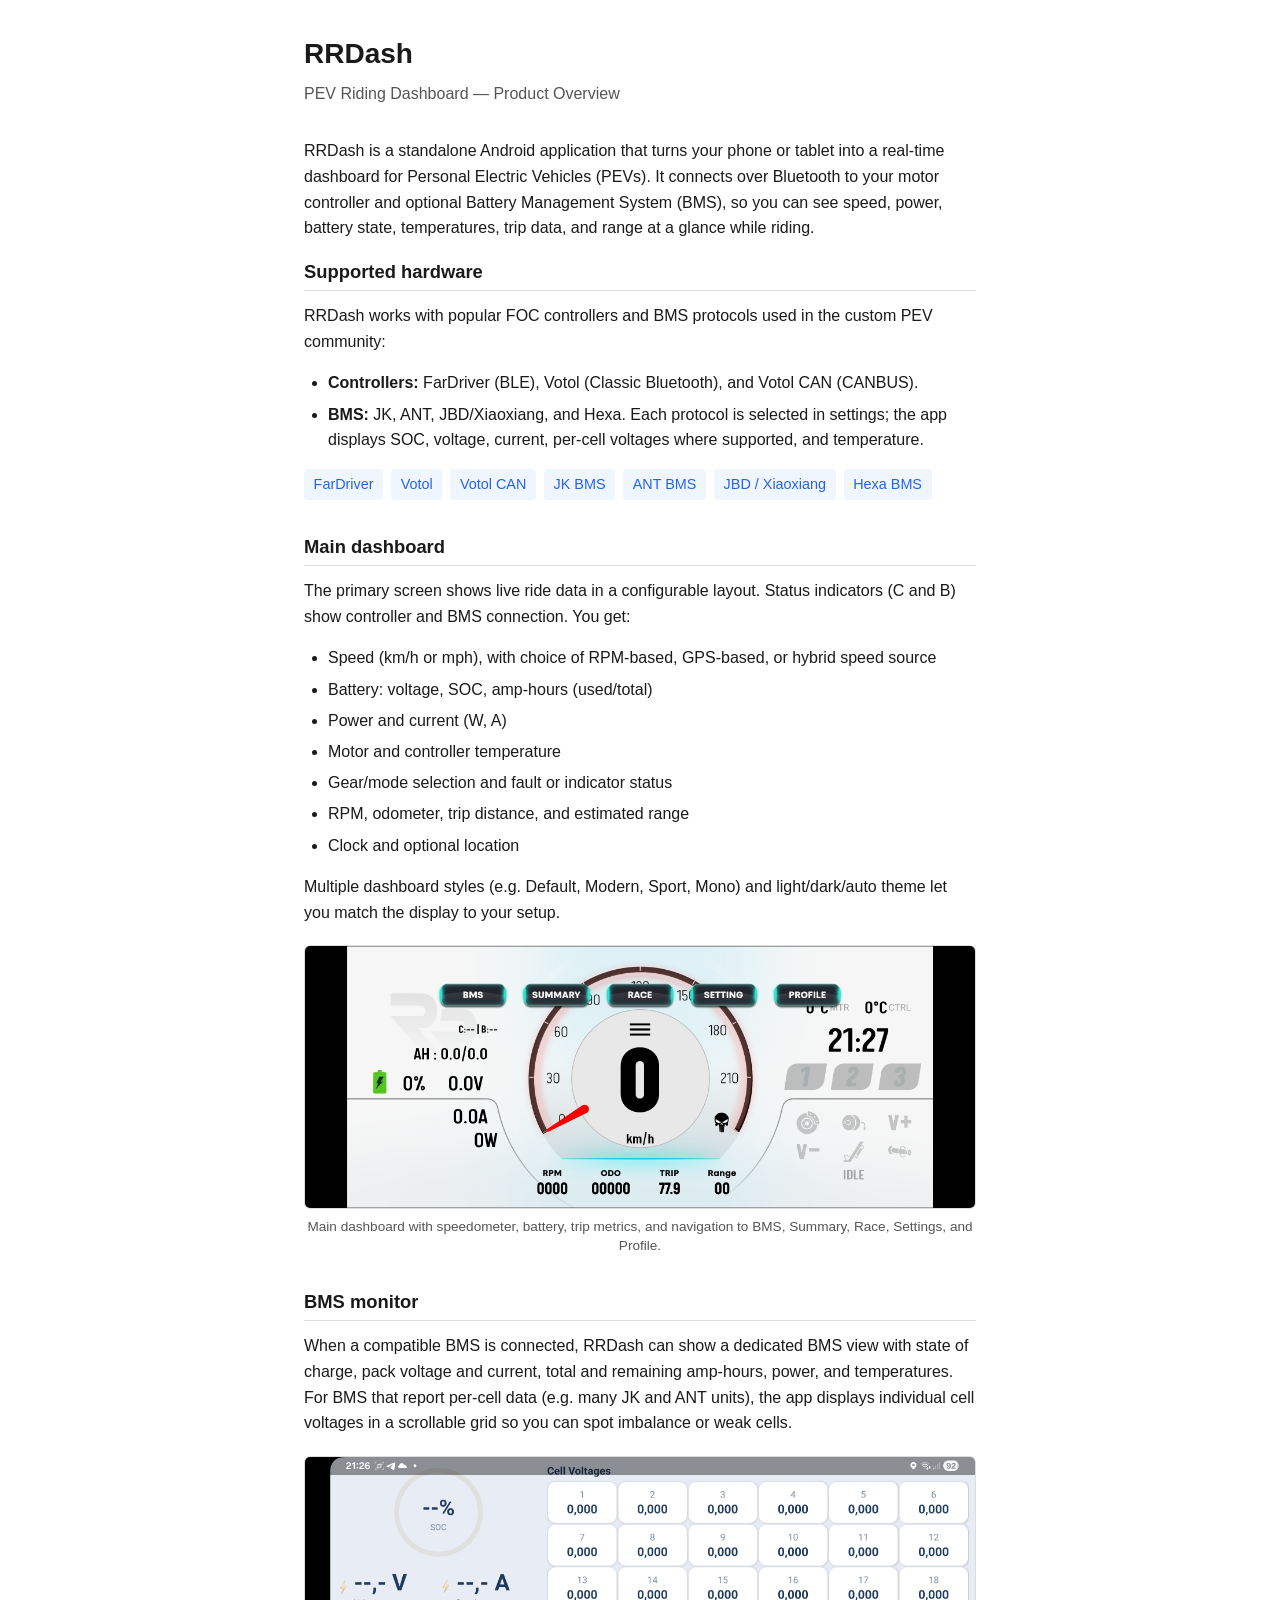
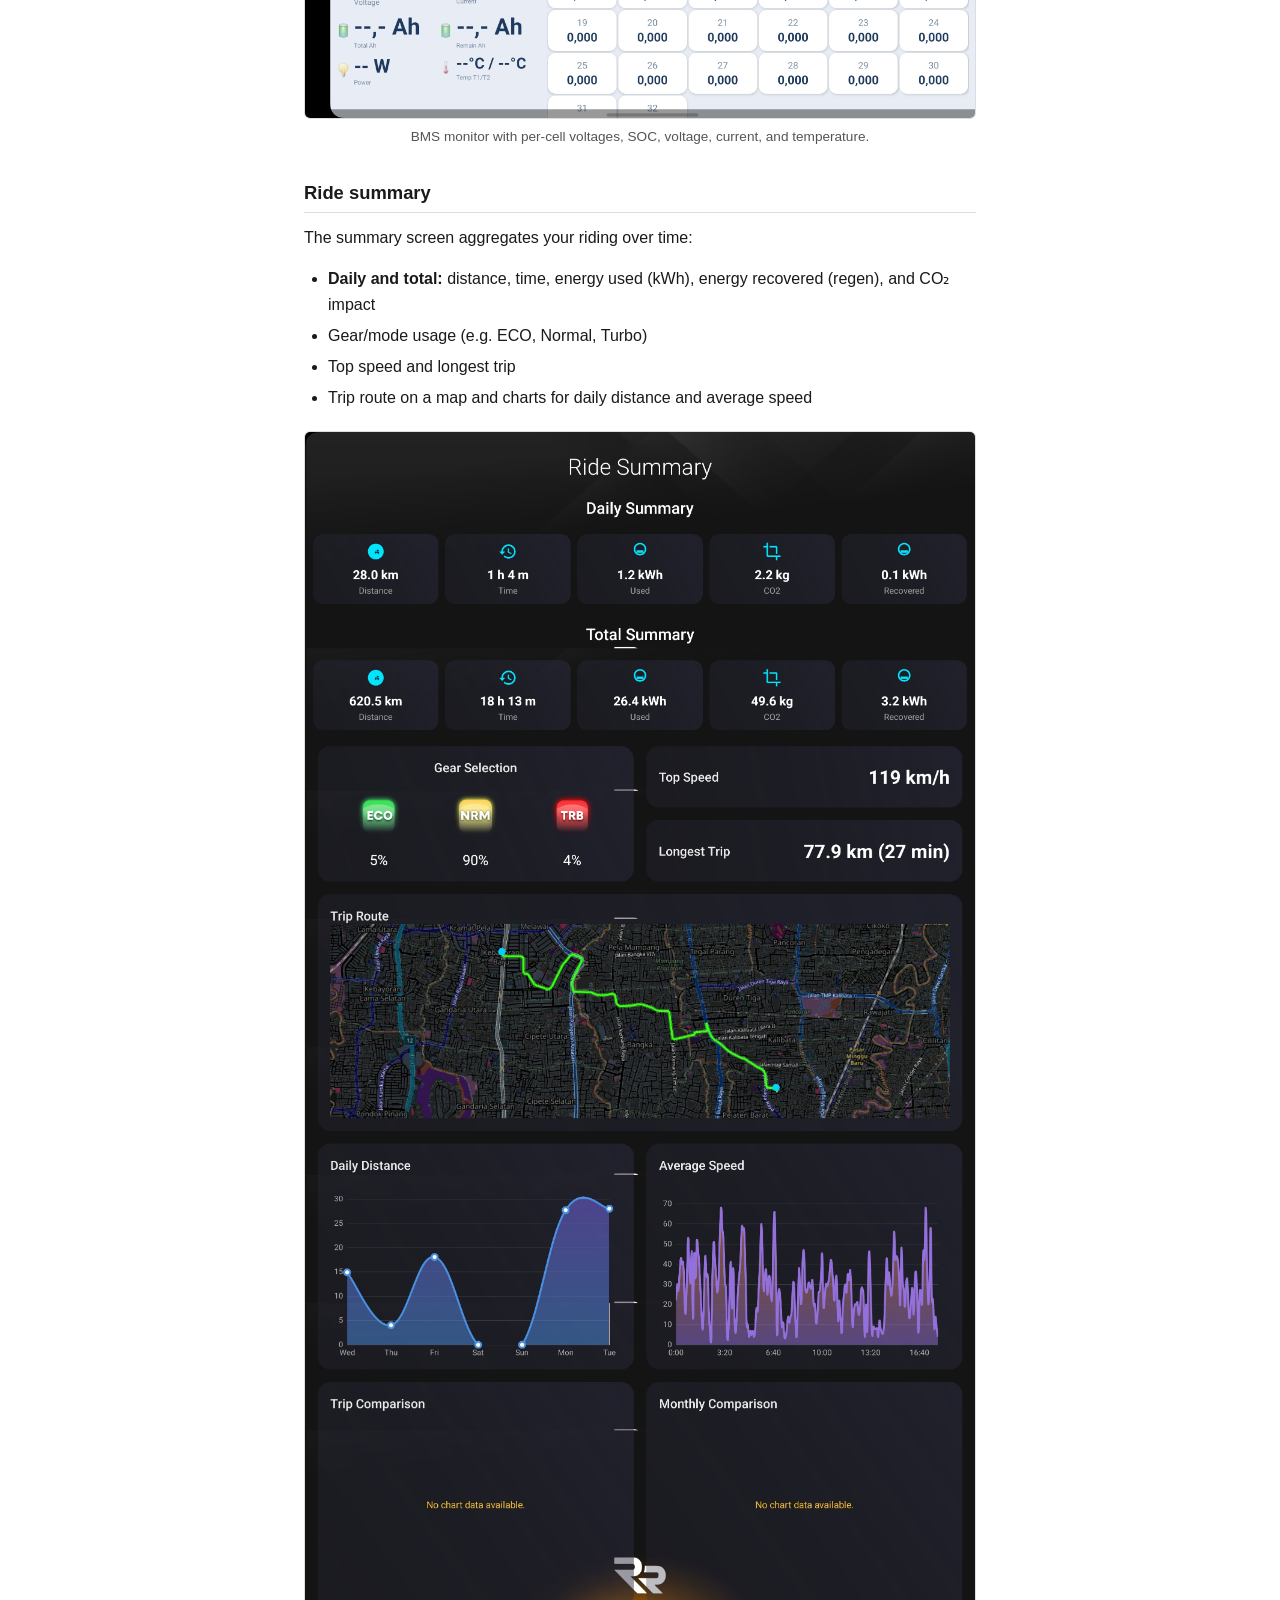
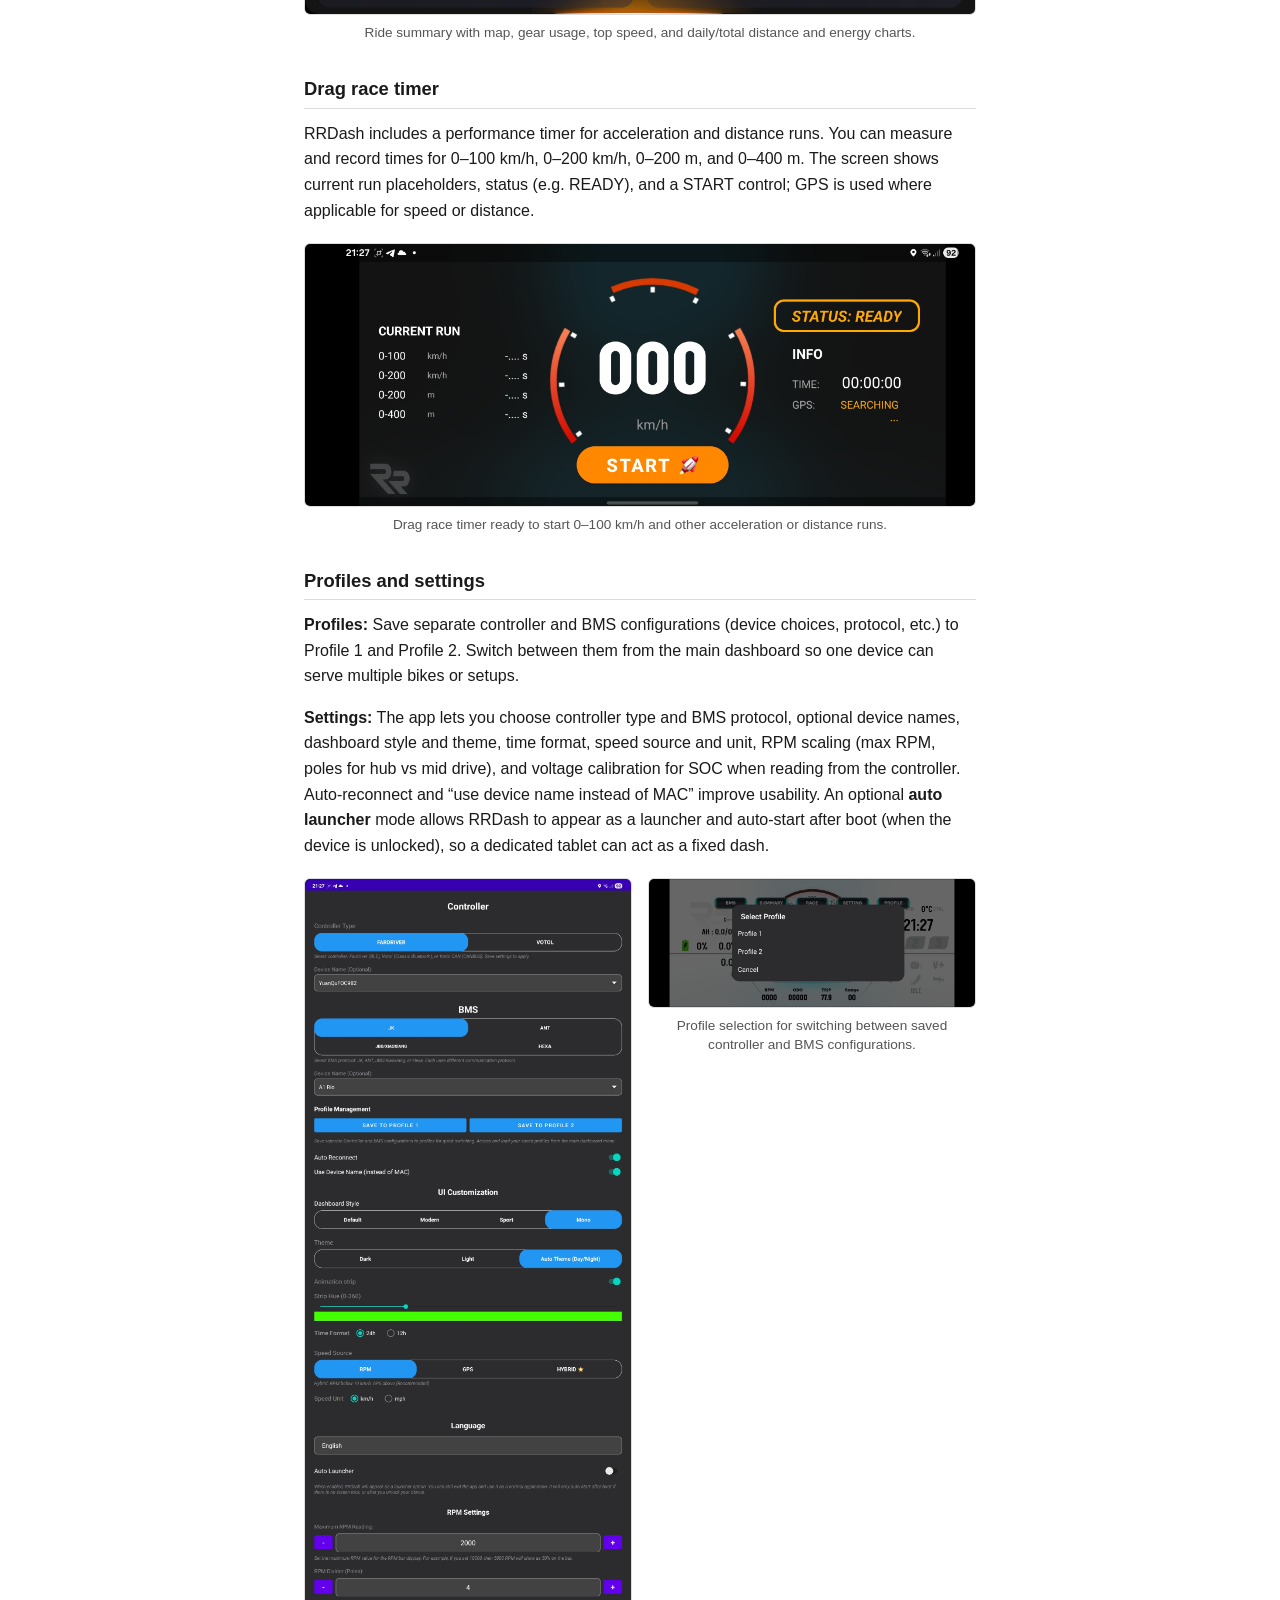
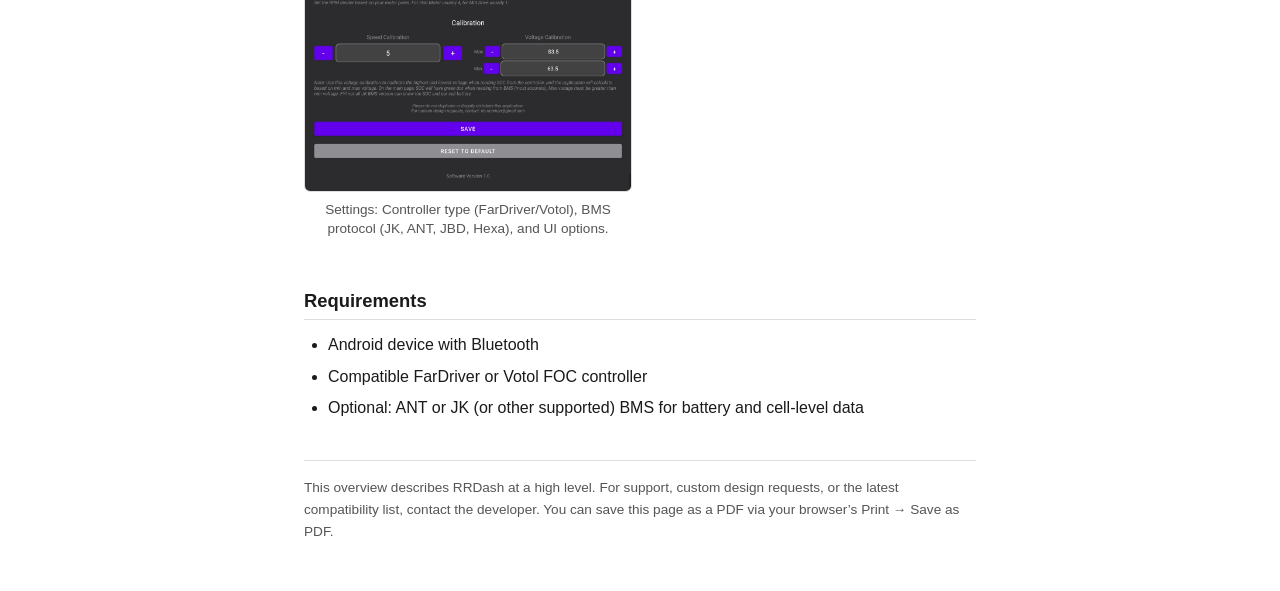
<file: RRDash-overview.html>
<!DOCTYPE html>
<html lang="en">
<head>
	<meta charset="utf-8" />
	<meta name="viewport" content="width=device-width, initial-scale=1" />
	<title>RRDash — PEV Riding Dashboard</title>
	<style>
		:root {
			--text: #1a1a1a;
			--muted: #555;
			--border: #ddd;
			--accent: #2563eb;
			--bg: #fff;
		}
		* { box-sizing: border-box; }
		body {
			font-family: -apple-system, BlinkMacSystemFont, "Segoe UI", Roboto, "Helvetica Neue", Arial, sans-serif;
			line-height: 1.6;
			color: var(--text);
			background: var(--bg);
			max-width: 720px;
			margin: 0 auto;
			padding: 2rem 1.5rem;
		}
		h1 {
			font-size: 1.75rem;
			font-weight: 700;
			margin: 0 0 0.25rem 0;
			color: var(--text);
		}
		.subtitle {
			font-size: 1rem;
			color: var(--muted);
			margin: 0 0 2rem 0;
			font-weight: 400;
		}
		h2 {
			font-size: 1.15rem;
			font-weight: 600;
			margin: 2rem 0 0.75rem 0;
			padding-bottom: 0.25rem;
			border-bottom: 1px solid var(--border);
		}
		h2:first-of-type { margin-top: 0; }
		p { margin: 0 0 1rem 0; }
		ul {
			margin: 0 0 1rem 0;
			padding-left: 1.5rem;
		}
		li { margin-bottom: 0.35rem; }
		.feature-grid {
			display: grid;
			grid-template-columns: repeat(auto-fill, minmax(200px, 1fr));
			gap: 0.75rem;
			margin: 1rem 0;
		}
		.feature-card {
			border: 1px solid var(--border);
			border-radius: 6px;
			padding: 0.75rem 1rem;
			background: #fafafa;
		}
		.feature-card strong { display: block; margin-bottom: 0.25rem; }
		.feature-card span { font-size: 0.9rem; color: var(--muted); }
		.supported {
			display: flex;
			flex-wrap: wrap;
			gap: 0.5rem;
			margin: 0.5rem 0 1rem 0;
		}
		.supported span {
			background: #eff6ff;
			color: var(--accent);
			padding: 0.25rem 0.6rem;
			border-radius: 4px;
			font-size: 0.9rem;
		}
		.footer-note {
			margin-top: 2.5rem;
			padding-top: 1rem;
			border-top: 1px solid var(--border);
			font-size: 0.85rem;
			color: var(--muted);
		}
		.figure {
			margin: 1.25rem 0;
			text-align: center;
		}
		.figure img {
			max-width: 100%;
			height: auto;
			border: 1px solid var(--border);
			border-radius: 6px;
			display: block;
			margin: 0 auto;
		}
		.figure .caption {
			margin-top: 0.5rem;
			font-size: 0.85rem;
			color: var(--muted);
			line-height: 1.4;
		}
		.figures-row {
			display: flex;
			flex-wrap: wrap;
			gap: 1rem;
			justify-content: center;
			margin: 1.25rem 0;
		}
		.figures-row .figure { flex: 1 1 280px; margin: 0; max-width: 100%; }

		@media print {
			body { padding: 1rem; max-width: 100%; }
			h2 { page-break-after: avoid; }
			.feature-card { break-inside: avoid; }
			.figure { break-inside: avoid; }
			.footer-note { margin-top: 2rem; }
		}
	</style>
</head>
<body>
	<h1>RRDash</h1>
	<p class="subtitle">PEV Riding Dashboard — Product Overview</p>

	<p>RRDash is a standalone Android application that turns your phone or tablet into a real-time dashboard for Personal Electric Vehicles (PEVs). It connects over Bluetooth to your motor controller and optional Battery Management System (BMS), so you can see speed, power, battery state, temperatures, trip data, and range at a glance while riding.</p>

	<h2>Supported hardware</h2>
	<p>RRDash works with popular FOC controllers and BMS protocols used in the custom PEV community:</p>
	<ul>
		<li><strong>Controllers:</strong> FarDriver (BLE), Votol (Classic Bluetooth), and Votol CAN (CANBUS).</li>
		<li><strong>BMS:</strong> JK, ANT, JBD/Xiaoxiang, and Hexa. Each protocol is selected in settings; the app displays SOC, voltage, current, per-cell voltages where supported, and temperature.</li>
	</ul>
	<div class="supported">
		<span>FarDriver</span>
		<span>Votol</span>
		<span>Votol CAN</span>
		<span>JK BMS</span>
		<span>ANT BMS</span>
		<span>JBD / Xiaoxiang</span>
		<span>Hexa BMS</span>
	</div>

	<h2>Main dashboard</h2>
	<p>The primary screen shows live ride data in a configurable layout. Status indicators (C and B) show controller and BMS connection. You get:</p>
	<ul>
		<li>Speed (km/h or mph), with choice of RPM-based, GPS-based, or hybrid speed source</li>
		<li>Battery: voltage, SOC, amp-hours (used/total)</li>
		<li>Power and current (W, A)</li>
		<li>Motor and controller temperature</li>
		<li>Gear/mode selection and fault or indicator status</li>
		<li>RPM, odometer, trip distance, and estimated range</li>
		<li>Clock and optional location</li>
	</ul>
	<p>Multiple dashboard styles (e.g. Default, Modern, Sport, Mono) and light/dark/auto theme let you match the display to your setup.</p>
	<figure class="figure">
		<img src="images/Projects/RRDash/RRDash_MainDashboard_NavTabs.jpg" alt="RRDash main dashboard with speedometer, battery, trip metrics, and BMS, Summary, Race, Settings, and Profile tabs." width="720" height="405" />
		<p class="caption">Main dashboard with speedometer, battery, trip metrics, and navigation to BMS, Summary, Race, Settings, and Profile.</p>
	</figure>

	<h2>BMS monitor</h2>
	<p>When a compatible BMS is connected, RRDash can show a dedicated BMS view with state of charge, pack voltage and current, total and remaining amp-hours, power, and temperatures. For BMS that report per-cell data (e.g. many JK and ANT units), the app displays individual cell voltages in a scrollable grid so you can spot imbalance or weak cells.</p>
	<figure class="figure">
		<img src="images/Projects/RRDash/RRDash_BMSMonitor_CellVoltages.jpg" alt="RRDash BMS monitor showing SOC, voltage, current, and per-cell voltage grid." width="720" height="405" />
		<p class="caption">BMS monitor with per-cell voltages, SOC, voltage, current, and temperature.</p>
	</figure>

	<h2>Ride summary</h2>
	<p>The summary screen aggregates your riding over time:</p>
	<ul>
		<li><strong>Daily and total:</strong> distance, time, energy used (kWh), energy recovered (regen), and CO₂ impact</li>
		<li>Gear/mode usage (e.g. ECO, Normal, Turbo)</li>
		<li>Top speed and longest trip</li>
		<li>Trip route on a map and charts for daily distance and average speed</li>
	</ul>
	<figure class="figure">
		<img src="images/Projects/RRDash/RRDash_RideSummary_AnalyticsMapCharts.jpg" alt="RRDash ride summary with daily and total stats, gear usage, map, and charts." width="720" height="405" />
		<p class="caption">Ride summary with map, gear usage, top speed, and daily/total distance and energy charts.</p>
	</figure>

	<h2>Drag race timer</h2>
	<p>RRDash includes a performance timer for acceleration and distance runs. You can measure and record times for 0–100 km/h, 0–200 km/h, 0–200 m, and 0–400 m. The screen shows current run placeholders, status (e.g. READY), and a START control; GPS is used where applicable for speed or distance.</p>
	<figure class="figure">
		<img src="images/Projects/RRDash/RRDash_DragRaceTimer_Ready.jpg" alt="RRDash drag race timer ready to start 0–100 km/h and other runs." width="720" height="405" />
		<p class="caption">Drag race timer ready to start 0–100 km/h and other acceleration or distance runs.</p>
	</figure>

	<h2>Profiles and settings</h2>
	<p><strong>Profiles:</strong> Save separate controller and BMS configurations (device choices, protocol, etc.) to Profile 1 and Profile 2. Switch between them from the main dashboard so one device can serve multiple bikes or setups.</p>
	<p><strong>Settings:</strong> The app lets you choose controller type and BMS protocol, optional device names, dashboard style and theme, time format, speed source and unit, RPM scaling (max RPM, poles for hub vs mid drive), and voltage calibration for SOC when reading from the controller. Auto-reconnect and “use device name instead of MAC” improve usability. An optional <strong>auto launcher</strong> mode allows RRDash to appear as a launcher and auto-start after boot (when the device is unlocked), so a dedicated tablet can act as a fixed dash.</p>

	<div class="figures-row">
		<figure class="figure">
			<img src="images/Projects/RRDash/RRDash_Settings_ControllerBMS.jpg" alt="RRDash settings: controller type, BMS protocol, and UI options." width="720" height="405" />
			<p class="caption">Settings: Controller type (FarDriver/Votol), BMS protocol (JK, ANT, JBD, Hexa), and UI options.</p>
		</figure>
		<figure class="figure">
			<img src="images/Projects/RRDash/RRDash_ProfileSelection.jpg" alt="RRDash profile selection for switching saved configurations." width="720" height="405" />
			<p class="caption">Profile selection for switching between saved controller and BMS configurations.</p>
		</figure>
	</div>

	<h2>Requirements</h2>
	<ul>
		<li>Android device with Bluetooth</li>
		<li>Compatible FarDriver or Votol FOC controller</li>
		<li>Optional: ANT or JK (or other supported) BMS for battery and cell-level data</li>
	</ul>

	<p class="footer-note">This overview describes RRDash at a high level. For support, custom design requests, or the latest compatibility list, contact the developer. You can save this page as a PDF via your browser’s Print → Save as PDF.</p>
</body>
</html>
</file>
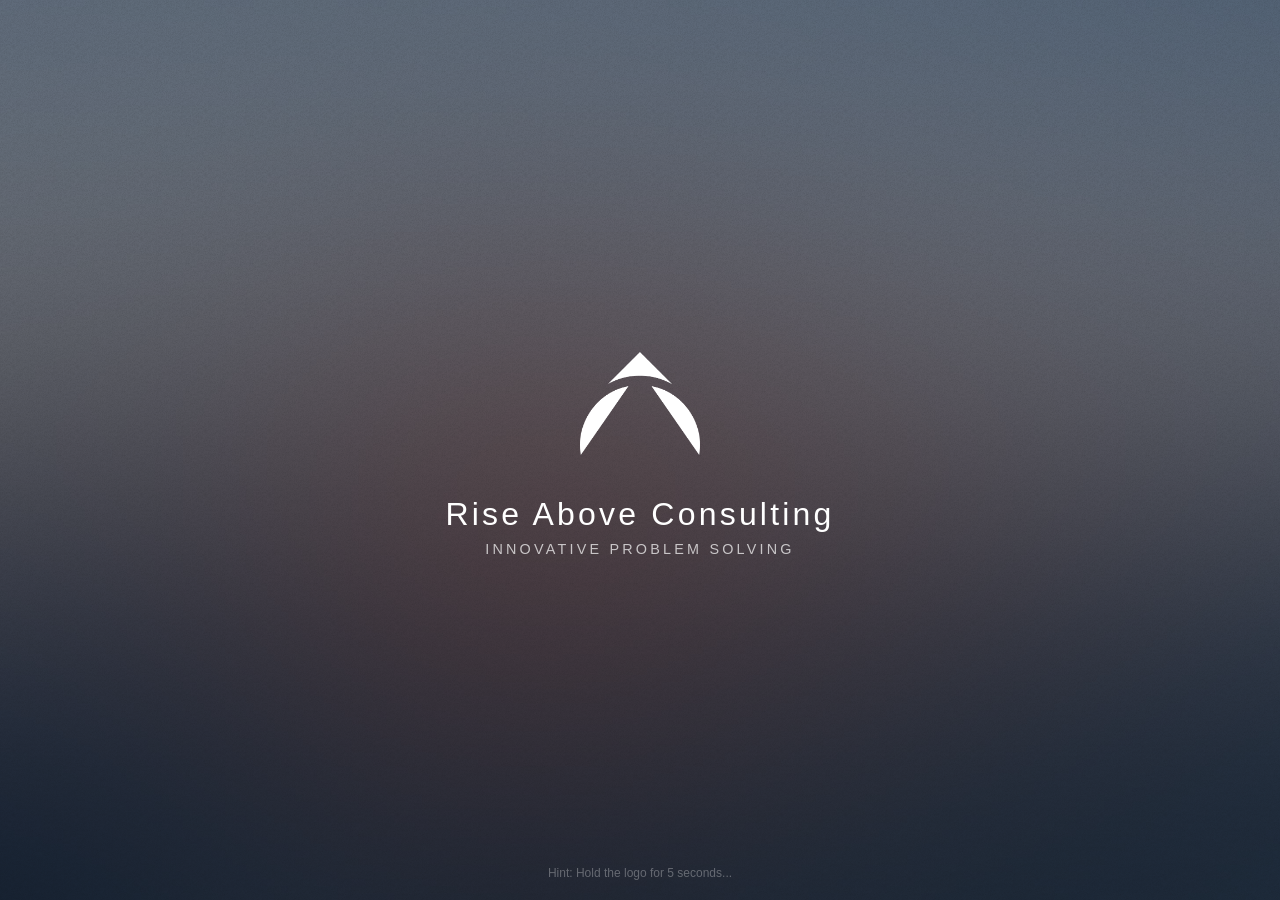
<file: space-invaders-demo.html>
<!DOCTYPE html>
<html lang="en">
<head>
    <meta charset="UTF-8">
    <meta name="viewport" content="width=device-width, initial-scale=1.0, user-scalable=no">
    <title>Space Invaders Easter Egg Demo</title>
    <style>
        * {
            margin: 0;
            padding: 0;
            box-sizing: border-box;
        }

        body {
            font-family: 'Source Sans Pro', Helvetica, sans-serif;
            color: #ffffff;
            overflow: hidden;
            height: 100vh;
            width: 100vw;
            /* Background directly on body - will never move */
            background-color: #1b1f22;
            background-image: 
                linear-gradient(to top, rgba(19, 21, 25, 0.5), rgba(19, 21, 25, 0.5)),
                url("images/overlay.png"),
                url("images/bg.jpg");
            background-size: auto, 256px 256px, cover;
            background-position: center, center, center;
            background-repeat: no-repeat, repeat, no-repeat;
            background-attachment: fixed, fixed, fixed;
        }

        /* ===== MOCK HOMEPAGE ===== */
        #homepage {
            position: fixed;
            top: 0;
            left: 0;
            width: 100%;
            height: 100%;
            display: flex;
            flex-direction: column;
            justify-content: center;
            align-items: center;
            background: none;
            z-index: 10;
            transition: transform 1.5s cubic-bezier(0.68, -0.55, 0.265, 1.55);
        }

        #homepage.slide-down {
            transform: translateY(100vh);
        }

        .logo-container {
            width: 120px;
            height: 120px;
            cursor: pointer;
            user-select: none;
            -webkit-user-select: none;
            touch-action: manipulation;
            position: relative;
        }

        .logo-container img {
            width: 100%;
            height: 100%;
            object-fit: contain;
            transition: filter 0.1s;
        }

        .logo-container.shaking {
            animation: rocket-shake 0.1s infinite;
        }

        .logo-container.shaking img {
            filter: drop-shadow(0 0 15px rgba(255, 255, 255, 0.8));
        }

        @keyframes rocket-shake {
            0%, 100% { transform: translate(0, 0) rotate(0deg); }
            25% { transform: translate(-2px, 1px) rotate(-1deg); }
            50% { transform: translate(2px, -1px) rotate(1deg); }
            75% { transform: translate(-1px, -2px) rotate(-0.5deg); }
        }

        /* Countdown indicator */
        .countdown-ring {
            position: absolute;
            width: 140px;
            height: 140px;
            top: 50%;
            left: 50%;
            transform: translate(-50%, -50%);
            pointer-events: none;
        }

        .countdown-ring svg {
            transform: rotate(-90deg);
            width: 100%;
            height: 100%;
        }

        .countdown-ring circle {
            fill: none;
            stroke: rgba(255, 255, 255, 0.8);
            stroke-width: 2;
            stroke-dasharray: 408;
            stroke-dashoffset: 408;
            transition: stroke-dashoffset 0.1s linear;
        }

        .homepage-text {
            margin-top: 2rem;
            text-align: center;
        }

        .homepage-text h1 {
            font-size: 2rem;
            margin-bottom: 0.5rem;
            font-weight: 300;
            letter-spacing: 0.2rem;
        }

        .homepage-text p {
            opacity: 0.7;
            font-size: 0.9rem;
            text-transform: uppercase;
            letter-spacing: 0.2rem;
        }

        .hint {
            position: fixed;
            bottom: 20px;
            left: 50%;
            transform: translateX(-50%);
            font-size: 0.75rem;
            opacity: 0.3;
            text-align: center;
        }

        /* ===== GAME CONTAINER ===== */
        #game-container {
            position: fixed;
            top: -100vh;
            left: 0;
            width: 100%;
            height: 100%;
            background: none;
            z-index: 5;
            transition: top 1.5s cubic-bezier(0.68, -0.55, 0.265, 1.55);
            display: flex;
            flex-direction: column;
            align-items: center;
            justify-content: center;
        }

        #game-container.descend {
            top: 0;
        }

        #game-canvas {
            border: 1px solid rgba(255, 255, 255, 0.3);
            background: rgba(27, 31, 34, 0.85);
            backdrop-filter: blur(12px);
            -webkit-backdrop-filter: blur(12px);
            box-shadow: 0 8px 32px 0 rgba(0, 0, 0, 0.37);
            border-radius: 4px;
        }

        #game-ui {
            position: absolute;
            top: 20px;
            left: 50%;
            transform: translateX(-50%);
            display: flex;
            flex-wrap: nowrap;
            gap: 40px;
            font-family: 'Courier New', monospace;
            font-size: 16px;
            color: #ffffff;
            text-shadow: 0 0 10px rgba(255, 255, 255, 0.5);
            letter-spacing: 0.1rem;
            white-space: nowrap;
        }

        @media screen and (max-width: 420px) {
            #game-ui {
                gap: 15px;
                font-size: 13px;
                letter-spacing: 0.05rem;
            }
        }

        #exit-hint {
            position: absolute;
            bottom: 15px;
            left: 50%;
            transform: translateX(-50%);
            font-family: 'Courier New', monospace;
            font-size: 11px;
            color: rgba(255, 255, 255, 0.5);
            letter-spacing: 0.05rem;
        }

        /* Mobile controls */
        #mobile-controls {
            display: none;
            position: absolute;
            bottom: 50px;
            left: 0;
            width: 100%;
            padding: 0 20px;
            justify-content: space-between;
            align-items: center;
        }

        .mobile-btn {
            width: 65px;
            height: 65px;
            border: 1px solid rgba(255, 255, 255, 0.3);
            border-radius: 50%;
            background: rgba(27, 31, 34, 0.75);
            backdrop-filter: blur(8px);
            -webkit-backdrop-filter: blur(8px);
            color: rgba(255, 255, 255, 0.8);
            font-size: 22px;
            display: flex;
            align-items: center;
            justify-content: center;
            user-select: none;
            -webkit-user-select: none;
            touch-action: manipulation;
            box-shadow: 0 4px 16px 0 rgba(0, 0, 0, 0.3);
        }

        .mobile-btn:active {
            background: rgba(255, 255, 255, 0.1);
            border-color: rgba(255, 255, 255, 0.5);
        }

        .direction-btns {
            display: flex;
            gap: 15px;
        }

        /* Hide mobile controls on devices with fine pointer (mouse) */
        @media (pointer: fine) {
            #mobile-controls {
                display: none !important;
            }
        }
        
        /* Show mobile controls only on small screens (mobile phones/tablets) */
        @media (max-width: 768px) {
            #mobile-controls {
                display: flex;
            }
            #exit-hint {
                bottom: 130px;
            }
        }
        
        /* But still hide on small screens if a mouse is present */
        @media (max-width: 768px) and (pointer: fine) {
            #mobile-controls {
                display: none !important;
            }
        }

        /* Game Over / Start Screen - Modal Style */
        #game-overlay {
            position: absolute;
            top: 50%;
            left: 50%;
            transform: translate(-50%, -50%);
            width: auto;
            max-width: 90%;
            padding: 3rem 4rem;
            display: flex;
            flex-direction: column;
            align-items: center;
            justify-content: center;
            background: rgba(27, 31, 34, 0.85);
            backdrop-filter: blur(12px);
            -webkit-backdrop-filter: blur(12px);
            border: 1px solid rgba(255, 255, 255, 0.15);
            border-radius: 8px;
            box-shadow: 0 8px 32px 0 rgba(0, 0, 0, 0.5);
            z-index: 100;
            font-family: 'Courier New', monospace;
            color: #ffffff;
        }

        #game-overlay.hidden {
            display: none;
        }

        #game-overlay h2 {
            font-size: 2rem;
            margin-bottom: 0.5rem;
            font-weight: 400;
            letter-spacing: 0.3rem;
            animation: pulse-glow 2s infinite;
        }

        @keyframes pulse-glow {
            0%, 100% { text-shadow: 0 0 20px rgba(255, 255, 255, 0.3); }
            50% { text-shadow: 0 0 30px rgba(255, 255, 255, 0.6); }
        }

        #game-overlay p {
            font-size: 0.85rem;
            margin: 0.3rem 0;
            opacity: 0.7;
            letter-spacing: 0.1rem;
            text-align: center;
        }

        #game-overlay .score-display {
            font-size: 1.2rem;
            margin: 1rem 0;
            letter-spacing: 0.15rem;
        }

        /* Sensitivity Slider */
        .slider-container {
            margin-top: 1.5rem;
            width: 100%;
            text-align: center;
        }

        .slider-label {
            font-size: 0.75rem;
            letter-spacing: 0.1rem;
            opacity: 0.8;
            margin-bottom: 0.5rem;
            display: block;
        }

        .slider-value {
            font-size: 0.85rem;
            opacity: 0.9;
        }

        #sensitivity-slider {
            -webkit-appearance: none;
            appearance: none;
            width: 100%;
            max-width: 200px;
            height: 4px;
            background: rgba(255, 255, 255, 0.2);
            border-radius: 2px;
            outline: none;
            margin: 0.5rem 0;
        }

        #sensitivity-slider::-webkit-slider-thumb {
            -webkit-appearance: none;
            appearance: none;
            width: 16px;
            height: 16px;
            background: #ffffff;
            border-radius: 50%;
            cursor: pointer;
            box-shadow: 0 0 10px rgba(255, 255, 255, 0.5);
            transition: transform 0.2s, box-shadow 0.2s;
        }

        #sensitivity-slider::-webkit-slider-thumb:hover {
            transform: scale(1.2);
            box-shadow: 0 0 15px rgba(255, 255, 255, 0.8);
        }

        #sensitivity-slider::-moz-range-thumb {
            width: 16px;
            height: 16px;
            background: #ffffff;
            border: none;
            border-radius: 50%;
            cursor: pointer;
            box-shadow: 0 0 10px rgba(255, 255, 255, 0.5);
        }

        .start-btn {
            margin-top: 1.5rem;
            padding: 12px 35px;
            font-family: 'Courier New', monospace;
            font-size: 0.95rem;
            background: transparent;
            border: 1px solid rgba(255, 255, 255, 0.5);
            color: #ffffff;
            cursor: pointer;
            letter-spacing: 0.15rem;
            transition: all 0.3s ease;
            border-radius: 4px;
        }

        .start-btn:hover {
            background: rgba(255, 255, 255, 0.1);
            border-color: rgba(255, 255, 255, 0.8);
            box-shadow: 0 0 20px rgba(255, 255, 255, 0.2);
        }

        @media screen and (max-width: 480px) {
            #game-overlay {
                padding: 2rem 2.5rem;
            }
            #game-overlay h2 {
                font-size: 1.5rem;
            }
        }
    </style>
</head>
<body>
    <!-- Mock Homepage -->
    <div id="homepage">
        <div class="logo-container" id="logo-trigger">
            <div class="countdown-ring">
                <svg viewBox="0 0 140 140">
                    <circle cx="70" cy="70" r="65" id="progress-ring"></circle>
                </svg>
            </div>
            <img src="images/RAC-Arrow_3.webp" alt="RAC Logo" id="logo-img">
        </div>
        <div class="homepage-text">
            <h1>Rise Above Consulting</h1>
            <p>Innovative Problem Solving</p>
        </div>
        <div class="hint">Hint: Hold the logo for 5 seconds...</div>
    </div>

    <!-- Game Container -->
    <div id="game-container">
        <div id="game-ui">
            <div>SCORE <span id="score">0</span></div>
            <div>LIVES <span id="lives">3</span></div>
            <div>HI-SCORE <span id="hi-score">0</span></div>
        </div>
        <canvas id="game-canvas"></canvas>
        <div id="exit-hint">ESC to exit | Arrow keys to move | Space to fire</div>
        
        <!-- Mobile Controls -->
        <div id="mobile-controls">
            <div class="direction-btns">
                <button class="mobile-btn" id="btn-left">◀</button>
                <button class="mobile-btn" id="btn-right">▶</button>
            </div>
            <button class="mobile-btn" id="btn-fire">FIRE</button>
        </div>

        <!-- Game Overlay -->
        <div id="game-overlay">
            <h2 id="overlay-title">SPACE INVADERS</h2>
            <p>RAC Edition</p>
            <div class="score-display" id="final-score-display"></div>
            <p id="overlay-instructions">Arrow Keys / Touch to Move<br>Space / Tap Fire to Shoot</p>
            <div class="slider-container" id="slider-container">
                <label class="slider-label">SHIP SPEED</label>
                <input type="range" id="sensitivity-slider" min="0.5" max="2.5" step="0.1" value="1.0">
                <span class="slider-value" id="sensitivity-value">1.0x</span>
            </div>
            <button class="start-btn" id="start-btn">START GAME</button>
        </div>
    </div>

    <script>
        // ===== AUDIO ENGINE (8-bit sounds using Web Audio API) =====
        class AudioEngine {
            constructor() {
                this.ctx = null;
                this.initialized = false;
            }

            init() {
                if (this.initialized) return;
                this.ctx = new (window.AudioContext || window.webkitAudioContext)();
                this.initialized = true;
            }

            playTone(frequency, duration, type = 'square', volume = 0.3) {
                if (!this.ctx) return;
                const oscillator = this.ctx.createOscillator();
                const gainNode = this.ctx.createGain();
                
                oscillator.connect(gainNode);
                gainNode.connect(this.ctx.destination);
                
                oscillator.type = type;
                oscillator.frequency.setValueAtTime(frequency, this.ctx.currentTime);
                
                gainNode.gain.setValueAtTime(volume, this.ctx.currentTime);
                gainNode.gain.exponentialRampToValueAtTime(0.01, this.ctx.currentTime + duration);
                
                oscillator.start(this.ctx.currentTime);
                oscillator.stop(this.ctx.currentTime + duration);
            }

            shoot() {
                this.playTone(800, 0.1, 'square', 0.15);
                setTimeout(() => this.playTone(600, 0.05, 'square', 0.1), 50);
            }

            explosion() {
                if (!this.ctx) return;
                const bufferSize = this.ctx.sampleRate * 0.15;
                const buffer = this.ctx.createBuffer(1, bufferSize, this.ctx.sampleRate);
                const data = buffer.getChannelData(0);
                
                for (let i = 0; i < bufferSize; i++) {
                    data[i] = (Math.random() * 2 - 1) * (1 - i / bufferSize);
                }
                
                const noise = this.ctx.createBufferSource();
                const gainNode = this.ctx.createGain();
                noise.buffer = buffer;
                noise.connect(gainNode);
                gainNode.connect(this.ctx.destination);
                gainNode.gain.setValueAtTime(0.25, this.ctx.currentTime);
                noise.start();
            }

            playerHit() {
                this.playTone(200, 0.3, 'sawtooth', 0.3);
                setTimeout(() => this.playTone(100, 0.3, 'sawtooth', 0.2), 100);
            }

            invaderMove() {
                this.playTone(80 + Math.random() * 40, 0.05, 'square', 0.08);
            }

            gameOver() {
                const notes = [400, 350, 300, 250, 200];
                notes.forEach((freq, i) => {
                    setTimeout(() => this.playTone(freq, 0.3, 'square', 0.25), i * 200);
                });
            }

            levelUp() {
                const notes = [523, 659, 784, 1047];
                notes.forEach((freq, i) => {
                    setTimeout(() => this.playTone(freq, 0.15, 'square', 0.2), i * 100);
                });
            }

            rocketLaunch() {
                if (!this.ctx) return;
                const oscillator = this.ctx.createOscillator();
                const gainNode = this.ctx.createGain();
                
                oscillator.connect(gainNode);
                gainNode.connect(this.ctx.destination);
                
                oscillator.type = 'sawtooth';
                oscillator.frequency.setValueAtTime(100, this.ctx.currentTime);
                oscillator.frequency.exponentialRampToValueAtTime(800, this.ctx.currentTime + 1);
                
                gainNode.gain.setValueAtTime(0.25, this.ctx.currentTime);
                gainNode.gain.exponentialRampToValueAtTime(0.01, this.ctx.currentTime + 1);
                
                oscillator.start(this.ctx.currentTime);
                oscillator.stop(this.ctx.currentTime + 1);
            }
        }

        const audio = new AudioEngine();

        // ===== LOAD PLAYER SHIP IMAGE =====
        const playerShipImg = new Image();
        playerShipImg.src = 'images/RAC-Arrow_3.webp';
        let shipImageLoaded = false;
        playerShipImg.onload = () => { shipImageLoaded = true; };

        // ===== EASTER EGG TRIGGER =====
        const logoTrigger = document.getElementById('logo-trigger');
        const homepage = document.getElementById('homepage');
        const gameContainer = document.getElementById('game-container');
        const progressRing = document.getElementById('progress-ring');
        
        let holdTimer = null;
        let holdStartTime = null;
        let holdProgress = 0;
        const HOLD_DURATION = 5000; // 5 seconds
        const circumference = 2 * Math.PI * 65;

        function startHold(e) {
            e.preventDefault();
            audio.init();
            holdStartTime = Date.now();
            logoTrigger.classList.add('shaking');
            updateProgress();
        }

        function updateProgress() {
            if (!holdStartTime) return;
            
            const elapsed = Date.now() - holdStartTime;
            holdProgress = Math.min(elapsed / HOLD_DURATION, 1);
            
            const offset = circumference * (1 - holdProgress);
            progressRing.style.strokeDashoffset = offset;
            
            if (holdProgress >= 1) {
                triggerEasterEgg();
            } else {
                holdTimer = requestAnimationFrame(updateProgress);
            }
        }

        function endHold() {
            logoTrigger.classList.remove('shaking');
            holdStartTime = null;
            holdProgress = 0;
            progressRing.style.strokeDashoffset = circumference;
            if (holdTimer) {
                cancelAnimationFrame(holdTimer);
                holdTimer = null;
            }
        }

        function triggerEasterEgg() {
            audio.rocketLaunch();
            logoTrigger.classList.remove('shaking');
            
            homepage.classList.add('slide-down');
            
            setTimeout(() => {
                gameContainer.classList.add('descend');
            }, 200);
            
            setTimeout(() => {
                initGame();
            }, 1700);
        }

        logoTrigger.addEventListener('mousedown', startHold);
        logoTrigger.addEventListener('touchstart', startHold, { passive: false });
        
        document.addEventListener('mouseup', endHold);
        document.addEventListener('touchend', endHold);
        document.addEventListener('mouseleave', endHold);

        // ===== SPACE INVADERS GAME =====
        const canvas = document.getElementById('game-canvas');
        const ctx = canvas.getContext('2d');
        const overlay = document.getElementById('game-overlay');
        const startBtn = document.getElementById('start-btn');
        const scoreDisplay = document.getElementById('score');
        const livesDisplay = document.getElementById('lives');
        const hiScoreDisplay = document.getElementById('hi-score');
        const overlayTitle = document.getElementById('overlay-title');
        const finalScoreDisplay = document.getElementById('final-score-display');
        const overlayInstructions = document.getElementById('overlay-instructions');

        let CANVAS_WIDTH, CANVAS_HEIGHT, SCALE;
        
        function resizeCanvas() {
            const maxWidth = Math.min(window.innerWidth - 40, 600);
            const maxHeight = Math.min(window.innerHeight - 200, 500);
            
            const aspectRatio = 600 / 500;
            
            if (maxWidth / maxHeight > aspectRatio) {
                CANVAS_HEIGHT = maxHeight;
                CANVAS_WIDTH = maxHeight * aspectRatio;
            } else {
                CANVAS_WIDTH = maxWidth;
                CANVAS_HEIGHT = maxWidth / aspectRatio;
            }
            
            SCALE = CANVAS_WIDTH / 600;
            
            canvas.width = CANVAS_WIDTH;
            canvas.height = CANVAS_HEIGHT;
            canvas.style.width = CANVAS_WIDTH + 'px';
            canvas.style.height = CANVAS_HEIGHT + 'px';
        }
        
        resizeCanvas();
        window.addEventListener('resize', resizeCanvas);

        // Game state
        let gameRunning = false;
        let score = 0;
        let lives = 3;
        let hiScore = parseInt(localStorage.getItem('racInvadersHiScore')) || 0;
        let level = 1;

        hiScoreDisplay.textContent = hiScore;

        // Player ship
        const player = {
            x: 0,
            y: 0,
            width: 40,
            height: 40,
            speed: 8
        };

        let sensitivity = 1.0; // Multiplier from slider (0.5 to 2.5)

        // Bullets
        let playerBullets = [];
        let invaderBullets = [];
        const BULLET_SPEED = 7;
        const PLAYER_FIRE_RATE = 250;
        let lastFireTime = 0;

        // Invaders
        let invaders = [];
        const INVADER_ROWS = 5;
        const INVADER_COLS = 11;
        let invaderDirection = 1;
        let invaderSpeed = 0.8; // Smooth movement speed
        let invaderMoveTimer = 0;
        let invaderMoveInterval = 300; // For sprite animation only
        let invaderDropAmount = 20;

        // Classic Space Invader sprites (pixel arrays)
        const INVADER_SPRITES = {
            squid: [
                [0,0,0,1,1,0,0,0],
                [0,0,1,1,1,1,0,0],
                [0,1,1,1,1,1,1,0],
                [1,1,0,1,1,0,1,1],
                [1,1,1,1,1,1,1,1],
                [0,0,1,0,0,1,0,0],
                [0,1,0,1,1,0,1,0],
                [1,0,1,0,0,1,0,1]
            ],
            squid2: [
                [0,0,0,1,1,0,0,0],
                [0,0,1,1,1,1,0,0],
                [0,1,1,1,1,1,1,0],
                [1,1,0,1,1,0,1,1],
                [1,1,1,1,1,1,1,1],
                [0,1,0,1,1,0,1,0],
                [1,0,0,0,0,0,0,1],
                [0,1,0,0,0,0,1,0]
            ],
            crab: [
                [0,0,1,0,0,0,0,0,1,0,0],
                [0,0,0,1,0,0,0,1,0,0,0],
                [0,0,1,1,1,1,1,1,1,0,0],
                [0,1,1,0,1,1,1,0,1,1,0],
                [1,1,1,1,1,1,1,1,1,1,1],
                [1,0,1,1,1,1,1,1,1,0,1],
                [1,0,1,0,0,0,0,0,1,0,1],
                [0,0,0,1,1,0,1,1,0,0,0]
            ],
            crab2: [
                [0,0,1,0,0,0,0,0,1,0,0],
                [1,0,0,1,0,0,0,1,0,0,1],
                [1,0,1,1,1,1,1,1,1,0,1],
                [1,1,1,0,1,1,1,0,1,1,1],
                [1,1,1,1,1,1,1,1,1,1,1],
                [0,1,1,1,1,1,1,1,1,1,0],
                [0,0,1,0,0,0,0,0,1,0,0],
                [0,1,0,0,0,0,0,0,0,1,0]
            ],
            octopus: [
                [0,0,0,0,1,1,1,1,0,0,0,0],
                [0,1,1,1,1,1,1,1,1,1,1,0],
                [1,1,1,1,1,1,1,1,1,1,1,1],
                [1,1,1,0,0,1,1,0,0,1,1,1],
                [1,1,1,1,1,1,1,1,1,1,1,1],
                [0,0,0,1,1,0,0,1,1,0,0,0],
                [0,0,1,1,0,1,1,0,1,1,0,0],
                [1,1,0,0,0,0,0,0,0,0,1,1]
            ],
            octopus2: [
                [0,0,0,0,1,1,1,1,0,0,0,0],
                [0,1,1,1,1,1,1,1,1,1,1,0],
                [1,1,1,1,1,1,1,1,1,1,1,1],
                [1,1,1,0,0,1,1,0,0,1,1,1],
                [1,1,1,1,1,1,1,1,1,1,1,1],
                [0,0,1,1,1,0,0,1,1,1,0,0],
                [0,1,1,0,0,1,1,0,0,1,1,0],
                [0,0,1,1,0,0,0,0,1,1,0,0]
            ]
        };

        // Invader colors - white/light theme to match website
        const INVADER_COLORS = [
            'rgba(255, 255, 255, 0.9)',
            'rgba(255, 255, 255, 0.8)',
            'rgba(255, 255, 255, 0.7)',
            'rgba(255, 255, 255, 0.65)',
            'rgba(255, 255, 255, 0.6)'
        ];

        // RAC letter pattern for level 1 (19 columns x 5 rows)
        const RAC_PATTERN = [
            [1,1,1,1,0, 0,0, 0,1,1,1,0, 0,0, 0,1,1,1,1],
            [1,0,0,0,1, 0,0, 1,0,0,0,1, 0,0, 1,0,0,0,0],
            [1,1,1,1,0, 0,0, 1,1,1,1,1, 0,0, 1,0,0,0,0],
            [1,0,0,1,0, 0,0, 1,0,0,0,1, 0,0, 1,0,0,0,0],
            [1,0,0,0,1, 0,0, 1,0,0,0,1, 0,0, 0,1,1,1,1]
        ];

        // Input handling
        const keys = {
            left: false,
            right: false,
            fire: false
        };

        document.addEventListener('keydown', (e) => {
            if (e.key === 'ArrowLeft' || e.key === 'a') keys.left = true;
            if (e.key === 'ArrowRight' || e.key === 'd') keys.right = true;
            if (e.key === ' ') {
                e.preventDefault();
                keys.fire = true;
            }
            if (e.key === 'Escape') exitGame();
        });

        document.addEventListener('keyup', (e) => {
            if (e.key === 'ArrowLeft' || e.key === 'a') keys.left = false;
            if (e.key === 'ArrowRight' || e.key === 'd') keys.right = false;
            if (e.key === ' ') keys.fire = false;
        });

        // Mobile controls
        const btnLeft = document.getElementById('btn-left');
        const btnRight = document.getElementById('btn-right');
        const btnFire = document.getElementById('btn-fire');

        btnLeft.addEventListener('touchstart', (e) => { e.preventDefault(); keys.left = true; });
        btnLeft.addEventListener('touchend', () => keys.left = false);
        btnRight.addEventListener('touchstart', (e) => { e.preventDefault(); keys.right = true; });
        btnRight.addEventListener('touchend', () => keys.right = false);
        btnFire.addEventListener('touchstart', (e) => { e.preventDefault(); keys.fire = true; });
        btnFire.addEventListener('touchend', () => keys.fire = false);

        // ===== OPTIMIZED SPRITE CACHING SYSTEM =====
        // Direct lookup table - no string keys, no per-frame allocations
        // Structure: cachedSprites[typeIndex][colorIndex][frameIndex]
        const cachedSprites = [];
        let PIXEL_SIZE = 0;
        let PLAYER_WIDTH = 0;
        let PLAYER_HEIGHT = 0;
        
        function renderSprite(sprite, pixelSize, color) {
            const width = sprite[0].length * pixelSize;
            const height = sprite.length * pixelSize;
            
            const offscreen = document.createElement('canvas');
            offscreen.width = width;
            offscreen.height = height;
            const offCtx = offscreen.getContext('2d');
            
            offCtx.fillStyle = color;
            for (let row = 0; row < sprite.length; row++) {
                for (let col = 0; col < sprite[row].length; col++) {
                    if (sprite[row][col]) {
                        offCtx.fillRect(
                            col * pixelSize,
                            row * pixelSize,
                            pixelSize - 1,
                            pixelSize - 1
                        );
                    }
                }
            }
            return offscreen;
        }
        
        // Pre-cache ALL sprite variations at init - zero lookups during gameplay
        function initSpriteCache() {
            PIXEL_SIZE = 3 * SCALE;
            PLAYER_WIDTH = player.width * SCALE;
            PLAYER_HEIGHT = player.height * SCALE;
            scaledBulletWidth = BULLET_WIDTH * SCALE;
            scaledBulletHeight = BULLET_HEIGHT * SCALE;
            bulletOffsetX = PLAYER_WIDTH * 0.5 - scaledBulletWidth * 0.5;
            scaledBulletSpeed = BULLET_SPEED * SCALE;
            scaledInvBulletSpeed = scaledBulletSpeed * 0.6;
            
            // Type index: 0=squid, 1=crab, 2=octopus
            const spritesByType = [
                [INVADER_SPRITES.squid, INVADER_SPRITES.squid2],
                [INVADER_SPRITES.crab, INVADER_SPRITES.crab2],
                [INVADER_SPRITES.octopus, INVADER_SPRITES.octopus2]
            ];
            
            // Build lookup: cachedSprites[type][colorIndex][frame]
            for (let t = 0; t < 3; t++) {
                cachedSprites[t] = [];
                for (let c = 0; c < INVADER_COLORS.length; c++) {
                    cachedSprites[t][c] = [
                        renderSprite(spritesByType[t][0], PIXEL_SIZE, INVADER_COLORS[c]),
                        renderSprite(spritesByType[t][1], PIXEL_SIZE, INVADER_COLORS[c])
                    ];
                }
            }
        }

        // Draw player ship (optimized - pre-calculated dimensions)
        function drawPlayer() {
            if (shipImageLoaded) {
                ctx.drawImage(playerShipImg, player.x, player.y, PLAYER_WIDTH, PLAYER_HEIGHT);
            } else {
                ctx.fillStyle = '#fff';
                ctx.beginPath();
                ctx.moveTo(player.x + PLAYER_WIDTH * 0.5, player.y);
                ctx.lineTo(player.x + PLAYER_WIDTH, player.y + PLAYER_HEIGHT);
                ctx.lineTo(player.x, player.y + PLAYER_HEIGHT);
                ctx.closePath();
                ctx.fill();
            }
        }

        // Create invaders
        function createInvaders() {
            invaders = [];
            
            // Use RAC pattern for level 1, standard grid for other levels
            if (level === 1) {
                createRACFormation();
            } else {
                createStandardFormation();
            }
        }

        function createRACFormation() {
            const pattern = RAC_PATTERN;
            const cols = pattern[0].length;
            const rows = pattern.length;
            
            const spacingX = 25 * SCALE;
            const spacingY = 35 * SCALE;
            const totalWidth = cols * spacingX;
            const startX = (CANVAS_WIDTH - totalWidth) / 2 + 20 * SCALE;
            const startY = 50 * SCALE;

            for (let row = 0; row < rows; row++) {
                const colorIdx = Math.min(row, INVADER_COLORS.length - 1);
                for (let col = 0; col < cols; col++) {
                    if (pattern[row][col] === 1) {
                        let typeIdx, width, points;
                        if (row === 0) {
                            typeIdx = 0; // squid
                            width = 8;
                            points = 30;
                        } else if (row < 3) {
                            typeIdx = 1; // crab
                            width = 11;
                            points = 20;
                        } else {
                            typeIdx = 2; // octopus
                            width = 12;
                            points = 10;
                        }

                        invaders.push({
                            x: startX + col * spacingX,
                            y: startY + row * spacingY,
                            typeIdx: typeIdx,
                            colorIdx: colorIdx,
                            width: width,
                            height: 8,
                            alive: true,
                            frame: 0,
                            points: points
                        });
                    }
                }
            }
        }

        function createStandardFormation() {
            const startX = 50 * SCALE;
            const startY = 60 * SCALE;
            const spacingX = 45 * SCALE;
            const spacingY = 40 * SCALE;

            for (let row = 0; row < INVADER_ROWS; row++) {
                const colorIdx = Math.min(row, INVADER_COLORS.length - 1);
                let typeIdx, width, points;
                if (row === 0) {
                    typeIdx = 0;
                    width = 8;
                    points = 30;
                } else if (row < 3) {
                    typeIdx = 1;
                    width = 11;
                    points = 20;
                } else {
                    typeIdx = 2;
                    width = 12;
                    points = 10;
                }
                
                for (let col = 0; col < INVADER_COLS; col++) {
                    invaders.push({
                        x: startX + col * spacingX,
                        y: startY + row * spacingY,
                        typeIdx: typeIdx,
                        colorIdx: colorIdx,
                        width: width,
                        height: 8,
                        alive: true,
                        frame: 0,
                        points: points
                    });
                }
            }
        }

        // Update invaders (optimized - no repeated filtering, use for loops)
        function updateInvaders(deltaTime) {
            // Count alive and find bounds in single pass
            let aliveCount = 0;
            let leftMost = CANVAS_WIDTH;
            let rightMost = 0;
            let lowestY = 0;
            
            for (let i = 0; i < invaders.length; i++) {
                const inv = invaders[i];
                if (inv.alive) {
                    aliveCount++;
                    const invWidth = inv.width * PIXEL_SIZE;
                    const invBottom = inv.y + inv.height * PIXEL_SIZE;
                    if (inv.x < leftMost) leftMost = inv.x;
                    if (inv.x + invWidth > rightMost) rightMost = inv.x + invWidth;
                    if (invBottom > lowestY) lowestY = invBottom;
                }
            }
            
            if (aliveCount === 0) return;

            // Sprite animation timer
            invaderMoveTimer += deltaTime;
            if (invaderMoveTimer >= invaderMoveInterval) {
                invaderMoveTimer = 0;
                for (let i = 0; i < invaders.length; i++) {
                    if (invaders[i].alive) {
                        invaders[i].frame = invaders[i].frame === 0 ? 1 : 0;
                    }
                }
                audio.invaderMove();
                
                // Random shooting
                if (Math.random() < 0.3 && aliveCount > 0) {
                    // Pick random alive invader
                    let targetIndex = Math.floor(Math.random() * aliveCount);
                    for (let i = 0; i < invaders.length; i++) {
                        if (invaders[i].alive) {
                            if (targetIndex === 0) {
                                const shooter = invaders[i];
                                invaderBullets.push({
                                    x: shooter.x + (shooter.width * PIXEL_SIZE) * 0.5,
                                    y: shooter.y + shooter.height * PIXEL_SIZE,
                                    width: PIXEL_SIZE,
                                    height: PIXEL_SIZE * 3.33
                                });
                                break;
                            }
                            targetIndex--;
                        }
                    }
                }
            }

            // Smooth movement every frame
            const moveAmount = invaderSpeed * SCALE * invaderDirection;
            
            // Check if would hit edge (using cached bounds)
            const wouldHitEdge = (rightMost + moveAmount > CANVAS_WIDTH - 10) || 
                                 (leftMost + moveAmount < 10);

            if (wouldHitEdge) {
                // Reverse direction and drop down
                invaderDirection *= -1;
                const dropAmount = invaderDropAmount * SCALE;
                for (let i = 0; i < invaders.length; i++) {
                    if (invaders[i].alive) {
                        invaders[i].y += dropAmount;
                    }
                }
                
                // Speed up as invaders are destroyed
                const speedBoost = 1 + (55 - aliveCount) * 0.015;
                invaderSpeed = 0.8 * speedBoost;
                
                // Check if reached player
                if (lowestY + dropAmount >= player.y) {
                    gameOver();
                    return;
                }
            } else {
                // Horizontal movement
                for (let i = 0; i < invaders.length; i++) {
                    if (invaders[i].alive) {
                        invaders[i].x += moveAmount;
                    }
                }
            }
        }

        // Draw invaders (ultra-optimized - direct array lookup, no function calls)
        function drawInvaders() {
            for (let i = 0; i < invaders.length; i++) {
                const inv = invaders[i];
                if (!inv.alive) continue;
                
                // Direct lookup: cachedSprites[typeIdx][colorIdx][frame]
                const sprite = cachedSprites[inv.typeIdx][inv.colorIdx][inv.frame];
                ctx.drawImage(sprite, inv.x, inv.y);
            }
        }

        // Fire player bullet (optimized - use pre-calculated dimensions)
        const BULLET_WIDTH = 4;
        const BULLET_HEIGHT = 15;
        let scaledBulletWidth = 0;
        let scaledBulletHeight = 0;
        let bulletOffsetX = 0;
        
        function firePlayerBullet() {
            const now = Date.now();
            if (now - lastFireTime < PLAYER_FIRE_RATE) return;
            
            lastFireTime = now;
            playerBullets.push({
                x: player.x + bulletOffsetX,
                y: player.y,
                width: scaledBulletWidth,
                height: scaledBulletHeight
            });
            audio.shoot();
        }

        // Pre-calculated bullet speeds (set in initSpriteCache)
        let scaledBulletSpeed = 0;
        let scaledInvBulletSpeed = 0;
        
        // Update bullets (optimized - no allocations, backwards iteration for removal)
        function updateBullets() {
            // Update player bullet positions and remove off-screen (backwards for safe splice)
            for (let i = playerBullets.length - 1; i >= 0; i--) {
                playerBullets[i].y -= scaledBulletSpeed;
                if (playerBullets[i].y < -20) {
                    playerBullets.splice(i, 1);
                }
            }
            
            // Update invader bullet positions and remove off-screen
            for (let i = invaderBullets.length - 1; i >= 0; i--) {
                invaderBullets[i].y += scaledInvBulletSpeed;
                if (invaderBullets[i].y > CANVAS_HEIGHT + 20) {
                    invaderBullets.splice(i, 1);
                }
            }
        }

        // Draw bullets (optimized - opaque colors, minimal state changes)
        function drawBullets() {
            ctx.fillStyle = '#fff';
            
            // Player bullets
            for (let i = 0; i < playerBullets.length; i++) {
                const b = playerBullets[i];
                ctx.fillRect(b.x, b.y, b.width, b.height);
            }

            // Invader bullets (same color, skip fillStyle change)
            for (let i = 0; i < invaderBullets.length; i++) {
                const b = invaderBullets[i];
                ctx.fillRect(b.x, b.y, b.width, b.height);
            }
        }

        // Collision detection (ultra-optimized - no allocations during gameplay)
        function checkCollisions() {
            const playerRight = player.x + PLAYER_WIDTH;
            const playerBottom = player.y + PLAYER_HEIGHT;
            let invaderKilled = false;
            let aliveCount = 0;
            
            // Check player bullets vs invaders (iterate backwards for safe removal)
            for (let i = playerBullets.length - 1; i >= 0; i--) {
                const bullet = playerBullets[i];
                const bulletRight = bullet.x + bullet.width;
                const bulletBottom = bullet.y + bullet.height;
                let bulletHit = false;
                
                for (let j = 0; j < invaders.length; j++) {
                    const inv = invaders[j];
                    if (!inv.alive) continue;
                    
                    const invWidth = inv.width * PIXEL_SIZE;
                    const invHeight = inv.height * PIXEL_SIZE;
                    
                    if (bullet.x < inv.x + invWidth &&
                        bulletRight > inv.x &&
                        bullet.y < inv.y + invHeight &&
                        bulletBottom > inv.y) {
                        
                        inv.alive = false;
                        bulletHit = true;
                        score += inv.points;
                        invaderKilled = true;
                        audio.explosion();
                        break;
                    }
                }
                
                if (bulletHit) {
                    playerBullets.splice(i, 1);
                }
            }
            
            // Count alive invaders and check for level complete
            if (invaderKilled) {
                scoreDisplay.textContent = score;
                for (let j = 0; j < invaders.length; j++) {
                    if (invaders[j].alive) aliveCount++;
                }
                if (aliveCount === 0) {
                    levelUp();
                    return;
                }
            }
            
            // Check invader bullets vs player (iterate backwards)
            for (let i = invaderBullets.length - 1; i >= 0; i--) {
                const bullet = invaderBullets[i];
                if (bullet.x < playerRight &&
                    bullet.x + bullet.width > player.x &&
                    bullet.y < playerBottom &&
                    bullet.y + bullet.height > player.y) {
                    
                    invaderBullets.splice(i, 1);
                    lives--;
                    livesDisplay.textContent = lives;
                    audio.playerHit();
                    
                    if (lives <= 0) {
                        gameOver();
                        return;
                    }
                }
            }
        }

        // Level up
        function levelUp() {
            level++;
            audio.levelUp();
            invaderMoveInterval = Math.max(150, 300 - level * 20);
            invaderSpeed = 0.8 + level * 0.2; // Faster each level
            createInvaders();
        }

        // Game over
        function gameOver() {
            gameRunning = false;
            audio.gameOver();
            
            if (score > hiScore) {
                hiScore = score;
                localStorage.setItem('racInvadersHiScore', hiScore);
                hiScoreDisplay.textContent = hiScore;
            }
            
            overlayTitle.textContent = 'GAME OVER';
            finalScoreDisplay.textContent = `Final Score: ${score}`;
            finalScoreDisplay.style.display = 'block';
            overlayInstructions.style.display = 'none';
            document.getElementById('slider-container').style.display = 'none';
            startBtn.textContent = 'PLAY AGAIN';
            overlay.classList.remove('hidden');
        }

        // Exit game
        function exitGame() {
            gameRunning = false;
            gameContainer.classList.remove('descend');
            
            setTimeout(() => {
                homepage.classList.remove('slide-down');
                resetGame();
            }, 200);
        }

        // Reset game
        function resetGame() {
            score = 0;
            lives = 3;
            level = 1;
            invaderMoveInterval = 300;
            invaderSpeed = 0.8;
            invaderDirection = 1;
            playerBullets = [];
            invaderBullets = [];
            scoreDisplay.textContent = '0';
            livesDisplay.textContent = '3';
            
            overlayTitle.textContent = 'SPACE INVADERS';
            finalScoreDisplay.style.display = 'none';
            overlayInstructions.style.display = 'block';
            document.getElementById('slider-container').style.display = 'block';
            startBtn.textContent = 'START GAME';
            overlay.classList.remove('hidden');
        }

        // Initialize game
        function initGame() {
            resizeCanvas();
            initSpriteCache(); // Pre-cache all sprites for performance
            
            // Use pre-calculated dimensions
            player.x = CANVAS_WIDTH / 2 - PLAYER_WIDTH / 2;
            player.y = CANVAS_HEIGHT - 60 * SCALE;
            playerMaxX = CANVAS_WIDTH - PLAYER_WIDTH;
            
            createInvaders();
            overlay.classList.remove('hidden');
        }

        // Start game
        function startGame() {
            audio.init();
            score = 0;
            lives = 3;
            level = 1;
            invaderMoveInterval = 300;
            invaderSpeed = 0.8;
            invaderDirection = 1;
            playerBullets = [];
            invaderBullets = [];
            scoreDisplay.textContent = '0';
            livesDisplay.textContent = '3';
            
            player.x = CANVAS_WIDTH / 2 - PLAYER_WIDTH / 2;
            player.y = CANVAS_HEIGHT - 60 * SCALE;
            playerMaxX = CANVAS_WIDTH - PLAYER_WIDTH;
            
            createInvaders();
            overlay.classList.add('hidden');
            gameRunning = true;
            lastTime = performance.now();
            accumulator = 0;
            gameLoop();
        }

        startBtn.addEventListener('click', startGame);

        // Sensitivity slider
        const sensitivitySlider = document.getElementById('sensitivity-slider');
        const sensitivityValue = document.getElementById('sensitivity-value');
        const sliderContainer = document.getElementById('slider-container');
        
        // Load saved sensitivity
        const savedSensitivity = localStorage.getItem('racInvadersSensitivity');
        if (savedSensitivity) {
            sensitivity = parseFloat(savedSensitivity);
            sensitivitySlider.value = sensitivity;
            sensitivityValue.textContent = sensitivity.toFixed(1) + 'x';
        }

        sensitivitySlider.addEventListener('input', (e) => {
            sensitivity = parseFloat(e.target.value);
            sensitivityValue.textContent = sensitivity.toFixed(1) + 'x';
            localStorage.setItem('racInvadersSensitivity', sensitivity);
        });

        // Game loop (optimized with frame limiting)
        let lastTime = 0;
        const TARGET_FPS = 60;
        const FRAME_TIME = 1000 / TARGET_FPS;
        let accumulator = 0;
        
        // Pre-calculate player bounds for movement
        let playerMaxX = 0;
        
        function gameLoop(currentTime = 0) {
            if (!gameRunning) return;
            
            const deltaTime = currentTime - lastTime;
            lastTime = currentTime;
            
            // Frame rate limiting - skip if too fast
            accumulator += deltaTime;
            if (accumulator < FRAME_TIME * 0.5) {
                requestAnimationFrame(gameLoop);
                return;
            }
            accumulator = 0;

            // Clear canvas with opaque color (faster than alpha)
            ctx.fillStyle = '#1b1f22';
            ctx.fillRect(0, 0, CANVAS_WIDTH, CANVAS_HEIGHT);

            // Update player (use pre-calculated bounds)
            const moveSpeed = player.speed * sensitivity * SCALE;
            if (keys.left && player.x > 0) {
                player.x -= moveSpeed;
            }
            if (keys.right && player.x < playerMaxX) {
                player.x += moveSpeed;
            }
            if (keys.fire) {
                firePlayerBullet();
            }

            // Update game objects
            updateInvaders(deltaTime);
            updateBullets();
            checkCollisions();

            // Draw everything
            drawInvaders();
            drawBullets();
            drawPlayer();

            requestAnimationFrame(gameLoop);
        }

        // Draw initial state
        ctx.fillStyle = 'rgba(27, 31, 34, 1)';
        ctx.fillRect(0, 0, CANVAS_WIDTH, CANVAS_HEIGHT);
    </script>
</body>
</html>
</file>
